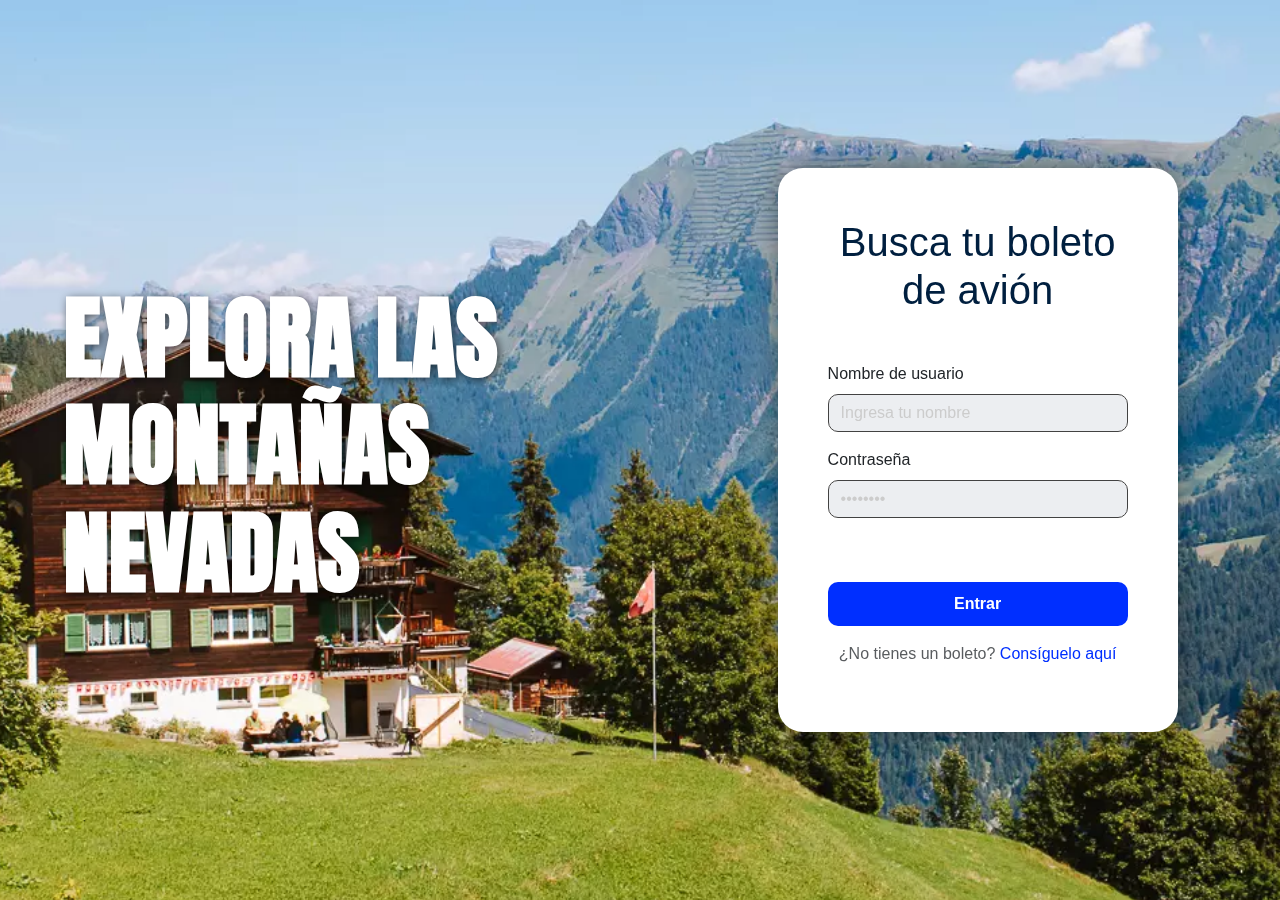
<file: index.html>
<!DOCTYPE html>
<html lang="es">
<head>
  <meta charset="UTF-8">
  <meta name="viewport" content="width=device-width, initial-scale=1.0">
  <title>Iniciar Sesión - Global Airways</title>
  <link href="https://cdn.jsdelivr.net/npm/bootstrap@5.3.0/dist/css/bootstrap.min.css" rel="stylesheet">
  <link rel="preconnect" href="https://fonts.googleapis.com">
  <link rel="preconnect" href="https://fonts.gstatic.com" crossorigin>
  <link href="https://fonts.googleapis.com/css2?family=Anton&family=Dancing+Script:wght@400..700&display=swap" rel="stylesheet">

  <style>
    body {
      margin: 0;
      padding: 0;
      font-family: "Poppins", sans-serif;
      min-height: 100vh;
      display: flex;
      align-items: center;
      justify-content: space-between;
      flex-wrap: wrap;
      gap: 40px;
      overflow: hidden;
      position: relative;
      background-size: cover;
    }

    .bg-slide {
      position: fixed;
      top: 0;
      left: 0;
      width: 100%;
      height: 100%;
      background-size: cover;
      background-position: center;
      transition: opacity 1.5s ease, transform 6s ease;
      opacity: 0;
      z-index: -1;
    }

    .bg-slide.active {
      opacity: 1;
      transform: scale(1.05);
    }

    h1 {
      color: #ffffff;
      font-size: clamp(3rem, 7vw, 8rem);
      text-transform: uppercase;
      font-weight: 900;
      font-family: "Anton", sans-serif;
      margin-left: 5%;
      margin-right: 5%;
      text-shadow: 2px 2px 10px rgba(0,0,0,0.6);
      flex: 1;
      text-align: left;
      transition: opacity 1s ease;
      opacity: 0;
    }

    .login-container {
      background-color: rgb(255, 255, 255);
      box-shadow: 0 0 25px rgba(0, 0, 0, 0.4);
      border-radius: 25px;
      padding: 50px;
      width: 100%;
      max-width: 400px;
      margin-right: 8%;
    }

    .login-container h2 {
      font-size: 2.5rem;
      text-align: center;
      color: #001f3f;
      margin-bottom: 25px;
    }

    .form-control {
      border-radius: 10px;
      background-color: #001f3f13;
      border: 1px solid #424242;
      color: black;
    }

    .form-control::placeholder {
      color: #cccccc;
    }

    .form-control:focus {
      border-color: #5c5c69;
      box-shadow: 0 0 10px #a0a0b8;
    }

    .btn-primary {
      background-color: #002fff;
      border: none;
      border-radius: 10px;
      width: 100%;
      padding: 10px;
      font-weight: bold;
      transition: 0.3s;
    }

    .btn-primary:hover {
      background-color: #2700b3;
    }

    .text-muted a {
      color: #002fff;
      text-decoration: none;
      font-weight: 500;
    }

    .text-muted a:hover {
      text-decoration: underline;
    }

    @media (max-width: 1100px) {
  #dynamicTitle {
    display: none !important;
  }

  body {
    flex-direction: column;
    justify-content: center;
    text-align: center;
  }

  .login-container {
    margin: 20px;
    width: 90%;
    max-width: 420px;
  }
}


    @media (max-width: 480px) {
      .login-container {
        padding: 25px;
      }

      .login-container h2 {
        font-size: 1.5rem;
      }
    }
  </style>
</head>

<body>

  <div class="bg-slide" id="slide1"></div>
  <div class="bg-slide" id="slide2"></div>
  <div class="bg-slide" id="slide3"></div>
  <div class="bg-slide" id="slide4"></div>
  <div class="bg-slide" id="slide5"></div>

  <h1 id="dynamicTitle">Conoce los Alpes Suizos</h1>

  <div class="login-container animate-card">
    <h2 class="mb-5">Busca tu boleto de avión</h2>

    <form action="validar.php" method="post">
      <div class="mb-3">
        <label for="nombre" class="form-label">Nombre de usuario</label>
        <input type="text" class="form-control" id="nombre" name="nombre" placeholder="Ingresa tu nombre" required>
      </div>

      <div class="mb-3">
        <label for="clave" class="form-label">Contraseña</label>
        <input type="password" class="form-control" id="clave" name="clave" placeholder="••••••••" required>
      </div>

      <button type="submit" class="btn btn-primary mt-5">Entrar</button>
    </form>

    <p class="text-center text-muted mt-3">
      ¿No tienes un boleto? <a href="reserva.html">Consíguelo aquí</a>
    </p>
  </div>

  <script>
    const images = [
      "imagenes/alpes.webp",
      "imagenes/paisaje2.jpg",
      "imagenes/paisaje3.jpg",
      "imagenes/paisaje4.jfif",
      "imagenes/paisaje5.jpg"
    ];

    const titles = [
      "Conoce los Alpes Suizos",
      "Explora las Montañas Nevadas",
      "Vive Aventuras Únicas",
      "Descubre Nuevos Horizontes",
      "Viaja al Corazón de Europa"
    ];

    const slides = document.querySelectorAll('.bg-slide');
    const titleEl = document.getElementById("dynamicTitle");

    let index = 0;
    let firstRun = true;

    slides.forEach((slide, i) => {
      slide.style.backgroundImage = `url(${images[i]})`;
    });

    function changeSlide() {
      slides.forEach(slide => slide.classList.remove('active'));
      slides[index].classList.add('active');

      if (!firstRun) {
        titleEl.style.opacity = 0;
      }

      setTimeout(() => {
        titleEl.textContent = titles[index];
        titleEl.style.opacity = 1;
      }, firstRun ? 0 : 700);

      index = (index + 1) % images.length;
      firstRun = false;
    }

    setTimeout(changeSlide, 200);

    setInterval(changeSlide, 4000);
  </script>

</body>
</html>
</file>
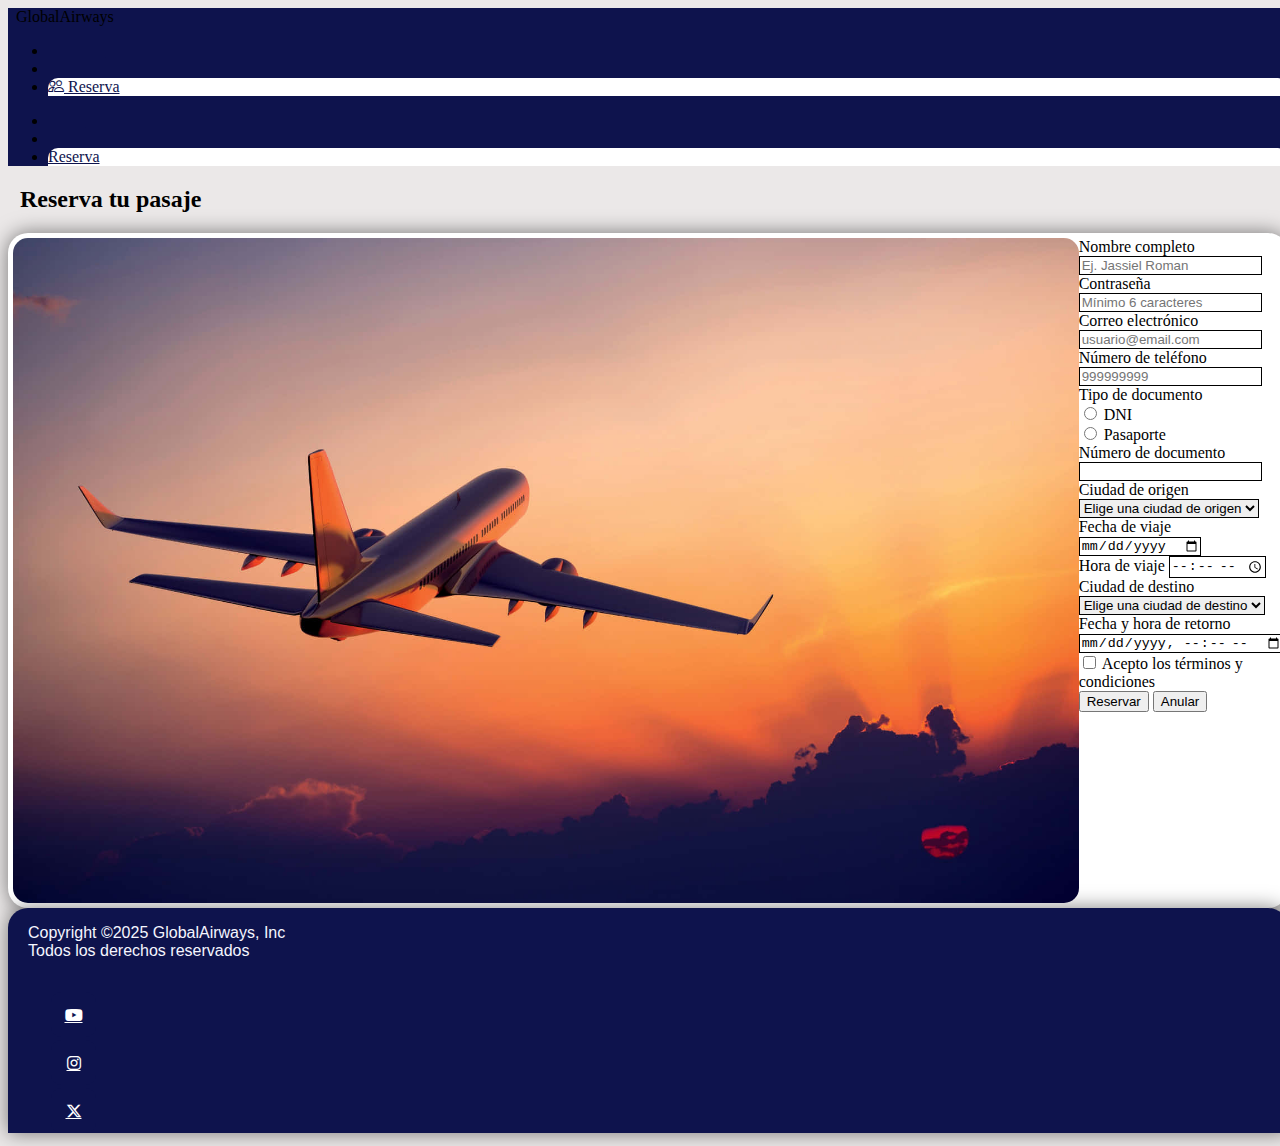
<file: reserva.html>
<!DOCTYPE html>
<html lang="es">
<head>
    <meta charset="UTF-8">
    <meta name="viewport" content="width=device-width, initial-scale=1.0">
    <title>Reserva</title>
     <link rel="stylesheet" href="estilo.css">
    <link href="https://cdn.jsdelivr.net/npm/bootstrap@5.3.7/dist/css/bootstrap.min.css" rel="stylesheet" integrity="sha384-LN+7fdVzj6u52u30Kp6M/trliBMCMKTyK833zpbD+pXdCLuTusPj697FH4R/5mcr" crossorigin="anonymous">
    <link rel="stylesheet" href="https://cdn.jsdelivr.net/npm/bootstrap-icons@1.13.1/font/bootstrap-icons.min.css">   
    <link rel="stylesheet" href="https://cdnjs.cloudflare.com/ajax/libs/font-awesome/6.7.2/css/all.min.css">
</head>
<body>
    <header>
        <div id="container-fluid" class="container-fluid">
            <div class="container">
                <nav class="navbar" id="bar" data-bs-theme="dark">
                <div class="container-fluid" id="barelementos">
                    <a class="navbar-brand  d-flex align-items-center" 
                         class="logo-hover-rotate">
                         &nbsp GlobalAirways
                    </a>
                    <div class="d-none d-sm-block">
                      <ul class="nav justify-content-end pt-md-4 " id="menu">
                        <li class="nav-item">
                            <a class="nav-link active text-light" aria-current="page" href="index.html"><i class="bi bi-house"></i></i> Inicio</a>
                        </li>
                        <li class="nav-item">
                            <a class="nav-link text-light" href="index.html"><i class="bi bi-rocket-takeoff"></i> Servicios</a>
                        </li>
                        <li class="nav-item" id="pad">
                            <a class="nav-link" href="index.html"><i class="bi bi-people"></i> Reserva</a>
                        </li>
                      </ul>
                    </div>
                    <div class="d-block d-sm-none">
                      <ul class="nav justify-content-end pt-sm-4 pt-sm-1" id="menu">
                        <li class="nav-item rounded-0">
                            <a class="nav-link active text-light" aria-current="page" href="index.html"> Inicio</a>
                        </li>
                        <li class="nav-item rounded-0">
                            <a class="nav-link text-light" href="index.html">Servicios</a>
                        </li>
                        <li class="nav-item rounded-0" id="pad">
                            <a class="nav-link" href="index.html">Reserva</a>
                        </li>
                      </ul>
                    </div>
                    
                </div>                
                </nav>
            </div>            
        </div>
    </header>
    <main>
        <div class="container">
            <div class="col text-li mt-4 mb-4">
                <h2>&nbsp Reserva tu pasaje</h2>                
            </div>
            <div class="row" id="formmap">
                <div class="col-lg-6 col-md-12 col-sm-10 p-4" >
                    <div id="map">
                        <img src="imagenes/fondoreserva.jpg" 
                          style="width:100%; height:100%; object-fit:cover; border-radius:15px; transition:0.4s;">
                    </div>

                </div>
                <div class="col-xl-4 col-lg-5 col-md-8 col-sm-10 col-xs-10 p-4" id="form">                    
                    <form action="conexion.php" method="post">
                      <div class="mb-3">
                        <label for="nombre" class="form-label text-dark">Nombre completo</label>
                        <input type="text" class="form-control" id="nombre" name="nombre" required placeholder="Ej. Jassiel Roman">
                      </div>
                    
                      <div class="mb-3">
                        <label for="clave" class="form-label text-dark">Contraseña</label>
                        <input type="password" class="form-control" id="clave" name="clave" minlength="6" required placeholder="Mínimo 6 caracteres">
                      </div>
                    
                      <div class="mb-3">
                        <label for="correo" class="form-label text-dark">Correo electrónico</label>
                        <input type="email" class="form-control" id="correo" name="correo" required placeholder="usuario@email.com">
                      </div>
                    
                      <div class="mb-3">
                        <label for="telefono" class="form-label text-dark">Número de teléfono</label>
                        <input type="tel" class="form-control" id="telefono" name="telefono" required pattern="[0-9]{9}" placeholder="999999999">
                      </div>
                    
                      <div class="mb-3">
                        <label class="form-label text-dark">Tipo de documento</label><br>
                        <div class="form-check form-check-inline">
                          <input class="form-check-input" type="radio" name="tipo_doc" id="dni" value="DNI" required>
                          <label class="form-check-label text-dark" for="dni">DNI</label>
                        </div>
                        <div class="form-check form-check-inline">
                          <input class="form-check-input" type="radio" name="tipo_doc" id="pasaporte" value="Pasaporte">
                          <label class="form-check-label text-dark" for="pasaporte">Pasaporte</label>
                        </div>
                      </div>
                    
                      <div class="mb-3">
                        <label for="documento" class="form-label text-dark">Número de documento</label>
                        <input type="number" class="form-control" id="documento" name="documento" required>
                      </div>
                    
                      <div class="mb-3">
                          <label for="origen" class="form-label text-dark">Ciudad de origen</label>
                          <select class="form-select" name="origen" required>
                              <option value="" selected>Elige una ciudad de origen</option>
                              <option value="Lima">Lima</option>
                              <option value="Cusco">Cusco</option>
                              <option value="Arequipa">Arequipa</option>
                              <option value="Rio">Rio</option>
                              <option value="París">París</option>
                              <option value="Roma">Roma</option>
                              <option value="Londres">Londres</option>
                              <option value="Buenos Aires">Buenos Aires</option>
                              <option value="Berna">Berna</option>
                          </select>
                      </div>


                      <div class="mb-3">
                        <label for="fecha_viaje" class="form-label text-dark">Fecha de viaje</label>
                        <input type="date" class="form-control" id="fecha_viaje" name="fecha_viaje" required>
                      </div>
                    
                      <div class="mb-3">
                        <label for="hora_viaje" class="form-label text-dark">Hora de viaje</label>
                        <input type="time" class="form-control" id="hora_viaje" name="hora_viaje" required>
                      </div>
                    
                      <div class="mb-3">
                        <label for="destino" class="form-label text-dark">Ciudad de destino</label>
                        <select class="form-select" aria-label="Default select example" name="destino" required>
                          <option selected>Elige una ciudad de destino</option>
                          <option value="Lima">Lima</option>
                              <option value="Cusco">Cusco</option>
                              <option value="Arequipa">Arequipa</option>
                              <option value="Rio">Rio</option>
                              <option value="París">París</option>
                              <option value="Roma">Roma</option>
                              <option value="Londres">Londres</option>
                              <option value="Buenos Aires">Buenos Aires</option>
                              <option value="Berna">Berna</option>
                        </select>
                      </div>


                      <div class="mb-3">
                        <label for="retorno" class="form-label text-dark">Fecha y hora de retorno</label>
                        <input type="datetime-local" class="form-control" id="retorno" name="retorno">
                      </div>
                    
                      <div class="form-check mb-3">
                        <input class="form-check-input" type="checkbox" id="terminos" required>
                        <label class="form-check-label text-dark" for="terminos">
                          Acepto los términos y condiciones
                        </label>
                      </div>
                    
                      <div class="d-flex gap-3 mb-3">
                        <button type="submit" class="btn btn-primary">Reservar</button>
                        <button type="reset" class="btn btn-secondary">Anular</button>
                      </div>
                    </form>                  
                </div>
            </div>

            
        </div>
    </main>
    <footer >
        <div class="container justify-content-between py-3 mt-5" id="barrafinal">        
            <div class="row">
                <div class="col" id="copy">
                    <p class="mb-3 mb-md-0 fw-light">Copyright &copy;2025 GlobalAirways, Inc <br> Todos los derechos reservados</p>
                </div>                                             
                <div class="col align-items-center">
                    <ul class="nav justify-content-end" id="red">
                      <li class="nav-item">
                        <a class="nav-link active" aria-current="page" href="https://www.youtube.com/">
                            <i class="fa-brands fa-youtube"></i>
                        </a>                       
                      </li>
                      <li class="nav-item">
                        <a class="nav-link  active" href="https://www.instagram.com/">
                            <i class="fa-brands fa-instagram"></i>
                        </a>
                      </li>
                      <li class="nav-item">
                        <a class="nav-link active" href="https://x.com/?lang=es">
                            <i class="fa-brands fa-x-twitter"></i>
                        </a>
                      </li>                      
                    </ul>                    
                </div>                
            </div>                       
        </div>                
    </footer>
</body>
</html>
</file>
<file: estilo.css>
body {
    background-color: #ebe8e8;
    width: 100%;
}

img {
    max-width: 100%;
    height: auto;
}

/*Barra*/
#container-fluid{
    background: #0e134d;
}

#bar {
    padding: 0;
    background: #0e134d;
}

#barelementos a {
    height: 100%;
}

#menu {
    height: 100%;   
}

#menu li {
    transition: background-color 0.1s;
}

#menu li a{
    color: #0e134d;
}

#menu li a:hover{
    color: #ffffff;
}

#menu li:hover {
    background-color: #0a20a1af;
    border-radius: 10px 10px 0px 0px;
}

#pad {
    background-color: #ffffff;
    border-radius: 10px 10px 0px 0px;
}

.logo-hover-rotate{
    transition: transform 0.5s ease;
}

.logo-hover-rotate:hover {
    transform: rotate(75deg);
}


/*Formulario*/

.form-control,.form-select {
    border: 1px solid black !important;
}

.form-control:focus,
.form-select:focus {
    border: 1px solid black !important;
    box-shadow: none !important;
}

.form-check-input {
    border: 1px solid black !important;
}

.form-check-input:checked {
    background-color: black !important;
    border-color: black !important;
}



/*Footer*/

#barrafinal{
    background-color: #0e134d;
    box-shadow: 0 0 20px rgba(0, 0, 0, 0.5);
    border-radius: 20px 20px 0px 0px;
}

#copy{
    display: flex;
    align-items: start;
    color: #f5f6ff;
    font-family: 'Segoe UI', Tahoma, Geneva, Verdana, sans-serif;
}

#copy a{
    width: 40px;
    height: 40px;
}

#copy p {
    padding: 0 20px;
}

#red li {
    background-color: #0e134d;
    margin: 3px;
    width: 45px;
    height: 45px;
    border-radius: 10px;
    display: flex;
    justify-content: center;
    align-items: center;
    transition: background-color 0.2s;
}

#red li:hover {
    background-color: #ffffff;
}

#red li a {
    display: flex;
    align-items: center;
    color: #ffffff;
}

#red li a:hover{
    color: #0e134d;
}


/*Mapa*/
#formmap {
    border-radius: 20px;
    background-color: #ffffff;
    box-shadow: 0 0 20px rgba(0, 0, 0, 0.5);
    padding: 5px;
    display: flex;
    justify-content: space-between;
}

#map {
    height: 100%;
}
</file>
